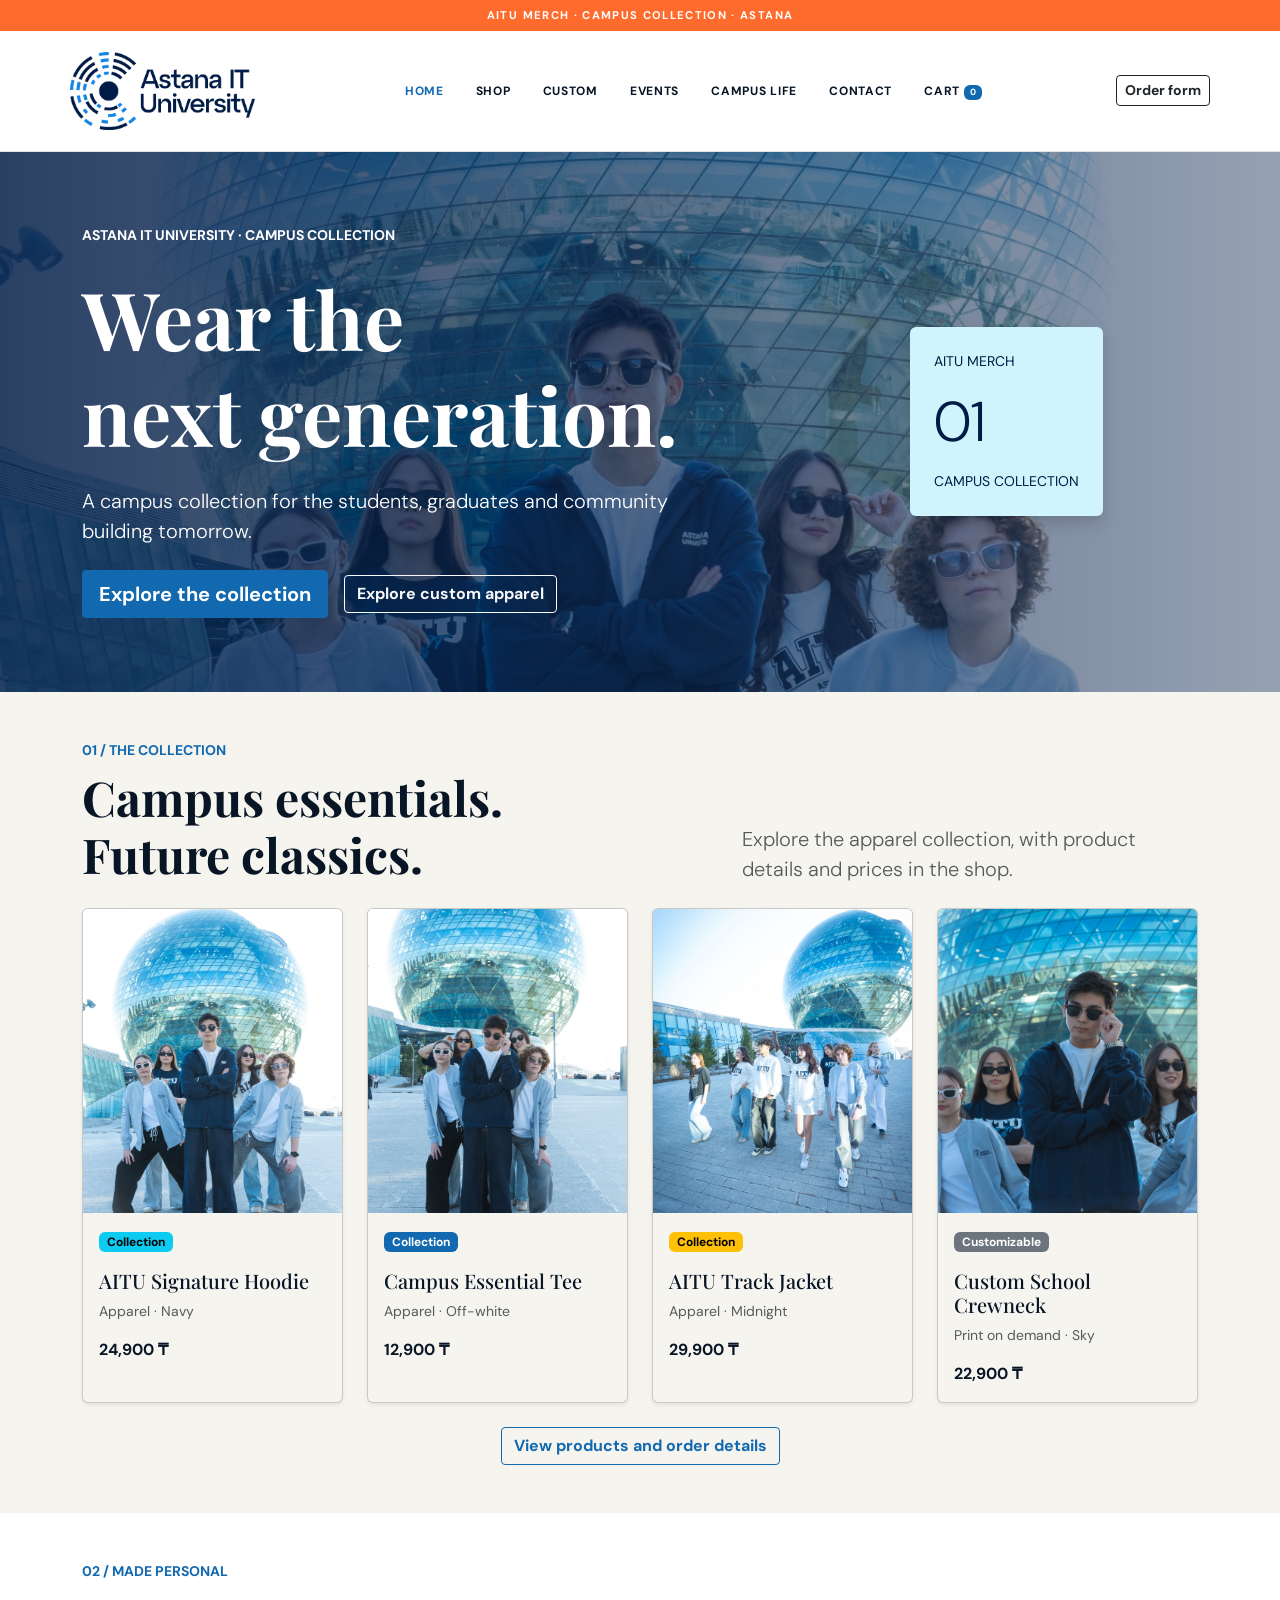
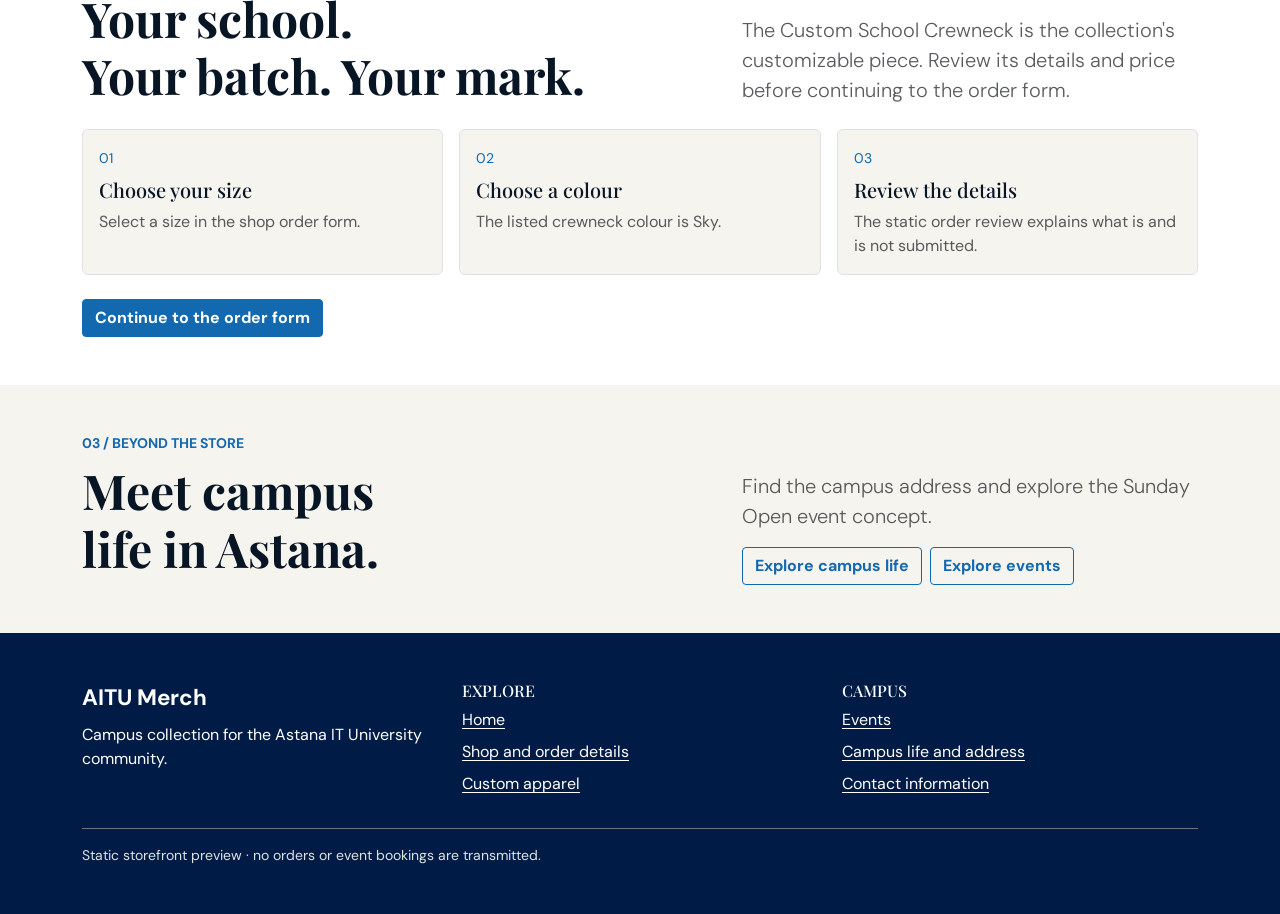
<file: index.html>
<!doctype html>
<html lang="en">
  <head>
    <meta charset="utf-8" />
    <meta name="viewport" content="width=device-width, initial-scale=1" />
    <meta name="theme-color" content="#001c46" />
    <meta name="description" content="Explore AITU campus merchandise, custom apparel, campus events, and student life in Astana." />
    <title>Home | AITU Merch</title>
    <link rel="icon" type="image/svg+xml" href="./store-favicon.svg" />
    <link href="https://cdn.jsdelivr.net/npm/bootstrap@5.3.3/dist/css/bootstrap.min.css" rel="stylesheet" integrity="sha384-QWTKZyjpPEjISv5WaRU9OFeRpok6YctnYmDr5pNlyT2bRjXh0JMhjY6hW+ALEwIH" crossorigin="anonymous" />
    <link rel="stylesheet" href="./assets/bootstrap-overrides.css" />
  </head>
  <body id="top">
    <div class="ticker" aria-label="AITU Merch campus collection">
      <p class="ticker-track mb-0">AITU MERCH · CAMPUS COLLECTION · ASTANA</p>
    </div>
    <header class="site-header sticky-top bg-white border-bottom">
      <nav class="navbar container py-3" aria-label="Main navigation">
        <a class="navbar-brand" href="./index.html" aria-label="AITU Merch home"><img src="./assets/aitu_logo_110.png" alt="Astana IT University" width="185" height="45" /></a>
        <ul class="navbar-nav site-navigation flex-row flex-wrap justify-content-center gap-1 gap-lg-3" id="site-navigation">
          <li class="nav-item"><a class="nav-link" href="./index.html" aria-current="page">Home</a></li>
          <li class="nav-item"><a class="nav-link" href="./shop.html">Shop</a></li>
          <li class="nav-item"><a class="nav-link" href="./index.html#custom">Custom</a></li>
          <li class="nav-item"><a class="nav-link" href="./sunday-open.html">Events</a></li>
          <li class="nav-item"><a class="nav-link" href="./campus-life.html">Campus life</a></li>
          <li class="nav-item"><a class="nav-link" href="./campus-life.html#contact">Contact</a></li>
          <li class="nav-item"><a class="nav-link" href="./cart.html">Cart <span class="badge text-bg-primary" id="cart-count">0</span></a></li>
        </ul>
        <a class="btn btn-outline-dark btn-sm" href="./shop.html#order-form">Order form</a>
      </nav>
    </header>
    <main>
      <section id="new" class="hero container-fluid d-flex align-items-center">
        <img class="hero-img position-absolute top-0 start-0 w-100 h-100" src="./assets/DSC00219.jpg" alt="AITU campus merchandise photographed for the collection" width="1600" height="1067" />
        <div class="container position-relative z-2 py-5">
          <div class="row align-items-center g-4">
            <div class="col-12 col-md-8 col-lg-7 hero-copy">
              <p class="eyebrow text-uppercase small fw-bold">Astana IT University · campus collection</p>
              <h1 class="display-1 fw-bold my-4">Wear the<br />next generation.</h1>
              <p class="lead">A campus collection for the students, graduates and community building tomorrow.</p>
              <div class="d-flex flex-wrap align-items-center gap-3 mt-4">
                <a class="btn btn-primary btn-lg" id="shop-collection-link" href="./shop.html">Explore the collection</a>
                <a class="btn btn-outline-light" id="custom-collection-link" href="#custom">Explore custom apparel</a>
              </div>
            </div>
            <div class="col-md-4 d-none d-md-flex justify-content-end">
              <div class="card shadow border-0 p-4 text-dark bg-info-subtle">
                <span class="small text-uppercase">AITU Merch</span>
                <strong class="display-4 my-3">01</strong>
                <span class="small text-uppercase">Campus collection</span>
              </div>
            </div>
          </div>
        </div>
      </section>

      <section id="collection" class="container py-5">
        <div class="row align-items-end g-3 mb-4">
          <div class="col-12 col-lg-7">
            <p class="section-kicker text-uppercase small fw-bold mb-2">01 / The collection</p>
            <h2 class="display-5 fw-bold mb-0">Campus essentials.<br />Future classics.</h2>
          </div>
          <p class="col-12 col-lg-5 lead text-body-secondary mb-0">Explore the apparel collection, with product details and prices in the shop.</p>
        </div>
        <div class="row row-cols-1 row-cols-sm-2 row-cols-lg-4 g-4">
          <article class="col"><div class="card h-100 shadow-sm"><img class="card-img-top product-image" src="./assets/DSC00219.jpg" alt="AITU Signature Hoodie from the campus collection" width="1600" height="1067" /><div class="card-body"><span class="badge text-bg-info">Collection</span><h3 class="h5 card-title mt-3">AITU Signature Hoodie</h3><p class="small text-body-secondary">Apparel · Navy</p><p class="fw-bold mb-0">24,900 ₸</p></div></div></article>
          <article class="col"><div class="card h-100 shadow-sm"><img class="card-img-top product-image" src="./assets/DSC00196.jpg" alt="Campus Essential Tee from the campus collection" width="1600" height="1067" /><div class="card-body"><span class="badge text-bg-primary">Collection</span><h3 class="h5 card-title mt-3">Campus Essential Tee</h3><p class="small text-body-secondary">Apparel · Off-white</p><p class="fw-bold mb-0">12,900 ₸</p></div></div></article>
          <article class="col"><div class="card h-100 shadow-sm"><img class="card-img-top product-image" src="./assets/DSC00105.jpg" alt="AITU Track Jacket from the campus collection" width="1600" height="1067" /><div class="card-body"><span class="badge text-bg-warning">Collection</span><h3 class="h5 card-title mt-3">AITU Track Jacket</h3><p class="small text-body-secondary">Apparel · Midnight</p><p class="fw-bold mb-0">29,900 ₸</p></div></div></article>
          <article class="col"><div class="card h-100 shadow-sm"><img class="card-img-top product-image" src="./assets/DSC00229.jpg" alt="Custom School Crewneck from the campus collection" width="1600" height="1067" /><div class="card-body"><span class="badge text-bg-secondary">Customizable</span><h3 class="h5 card-title mt-3">Custom School Crewneck</h3><p class="small text-body-secondary">Print on demand · Sky</p><p class="fw-bold mb-0">22,900 ₸</p></div></div></article>
        </div>
        <div class="text-center mt-4"><a class="btn btn-outline-primary" id="view-all-products-link" href="./shop.html">View products and order details</a></div>
      </section>

      <section id="custom" class="custom-section py-5">
        <div class="container">
          <div class="row align-items-end g-3 mb-4">
            <div class="col-12 col-lg-7"><p class="section-kicker text-uppercase small fw-bold mb-2">02 / Made personal</p><h2 class="display-5 fw-bold mb-0">Your school.<br />Your batch. Your mark.</h2></div>
            <p class="col-12 col-lg-5 lead text-body-secondary mb-0">The Custom School Crewneck is the collection's customizable piece. Review its details and price before continuing to the order form.</p>
          </div>
          <div class="row row-cols-1 row-cols-sm-3 g-3">
            <div class="col"><div class="custom-step border rounded p-3 h-100"><span class="small text-primary">01</span><h3 class="h5 mt-2">Choose your size</h3><p class="mb-0 text-body-secondary">Select a size in the shop order form.</p></div></div>
            <div class="col"><div class="custom-step border rounded p-3 h-100"><span class="small text-primary">02</span><h3 class="h5 mt-2">Choose a colour</h3><p class="mb-0 text-body-secondary">The listed crewneck colour is Sky.</p></div></div>
            <div class="col"><div class="custom-step border rounded p-3 h-100"><span class="small text-primary">03</span><h3 class="h5 mt-2">Review the details</h3><p class="mb-0 text-body-secondary">The static order review explains what is and is not submitted.</p></div></div>
          </div>
          <a class="btn btn-primary mt-4" id="custom-order-link" href="./shop.html#order-form">Continue to the order form</a>
        </div>
      </section>

      <section id="events" class="container py-5">
        <div class="row align-items-end g-3">
          <div class="col-12 col-lg-7"><p class="section-kicker text-uppercase small fw-bold mb-2">03 / Beyond the store</p><h2 class="display-5 fw-bold">Meet campus<br />life in Astana.</h2></div>
          <div class="col-12 col-lg-5"><p class="lead text-body-secondary">Find the campus address and explore the Sunday Open event concept.</p><a class="btn btn-outline-primary me-2" id="campus-life-link" href="./campus-life.html">Explore campus life</a><a class="btn btn-outline-primary" id="events-link" href="./sunday-open.html">Explore events</a></div>
        </div>
      </section>
    </main>
    <footer class="site-footer bg-dark text-white py-5">
      <div class="container"><div class="row row-cols-1 row-cols-sm-2 row-cols-lg-3 g-4">
        <div class="col"><a class="footer-brand" href="./index.html">AITU Merch</a><p class="mt-2 mb-0">Campus collection for the Astana IT University community.</p></div>
        <div class="col"><h2 class="h6 text-uppercase">Explore</h2><ul class="list-unstyled mb-0"><li class="mb-2"><a href="./index.html">Home</a></li><li class="mb-2"><a href="./shop.html">Shop and order details</a></li><li class="mb-2"><a href="./index.html#custom">Custom apparel</a></li></ul></div>
        <div class="col"><h2 class="h6 text-uppercase">Campus</h2><ul class="list-unstyled mb-0"><li class="mb-2"><a href="./sunday-open.html">Events</a></li><li class="mb-2"><a href="./campus-life.html">Campus life and address</a></li><li><a href="./campus-life.html#contact">Contact information</a></li></ul></div>
      </div><p class="footer-note border-top border-secondary pt-3 mt-4 mb-0">Static storefront preview · no orders or event bookings are transmitted.</p></div>
    </footer>
    <script src="https://code.jquery.com/jquery-3.7.1.min.js" defer></script>
    <script src="./assets/jquery-enhancements.js" defer></script>
    <script src="./assets/store.js" defer></script>
  </body>
</html>
</file>
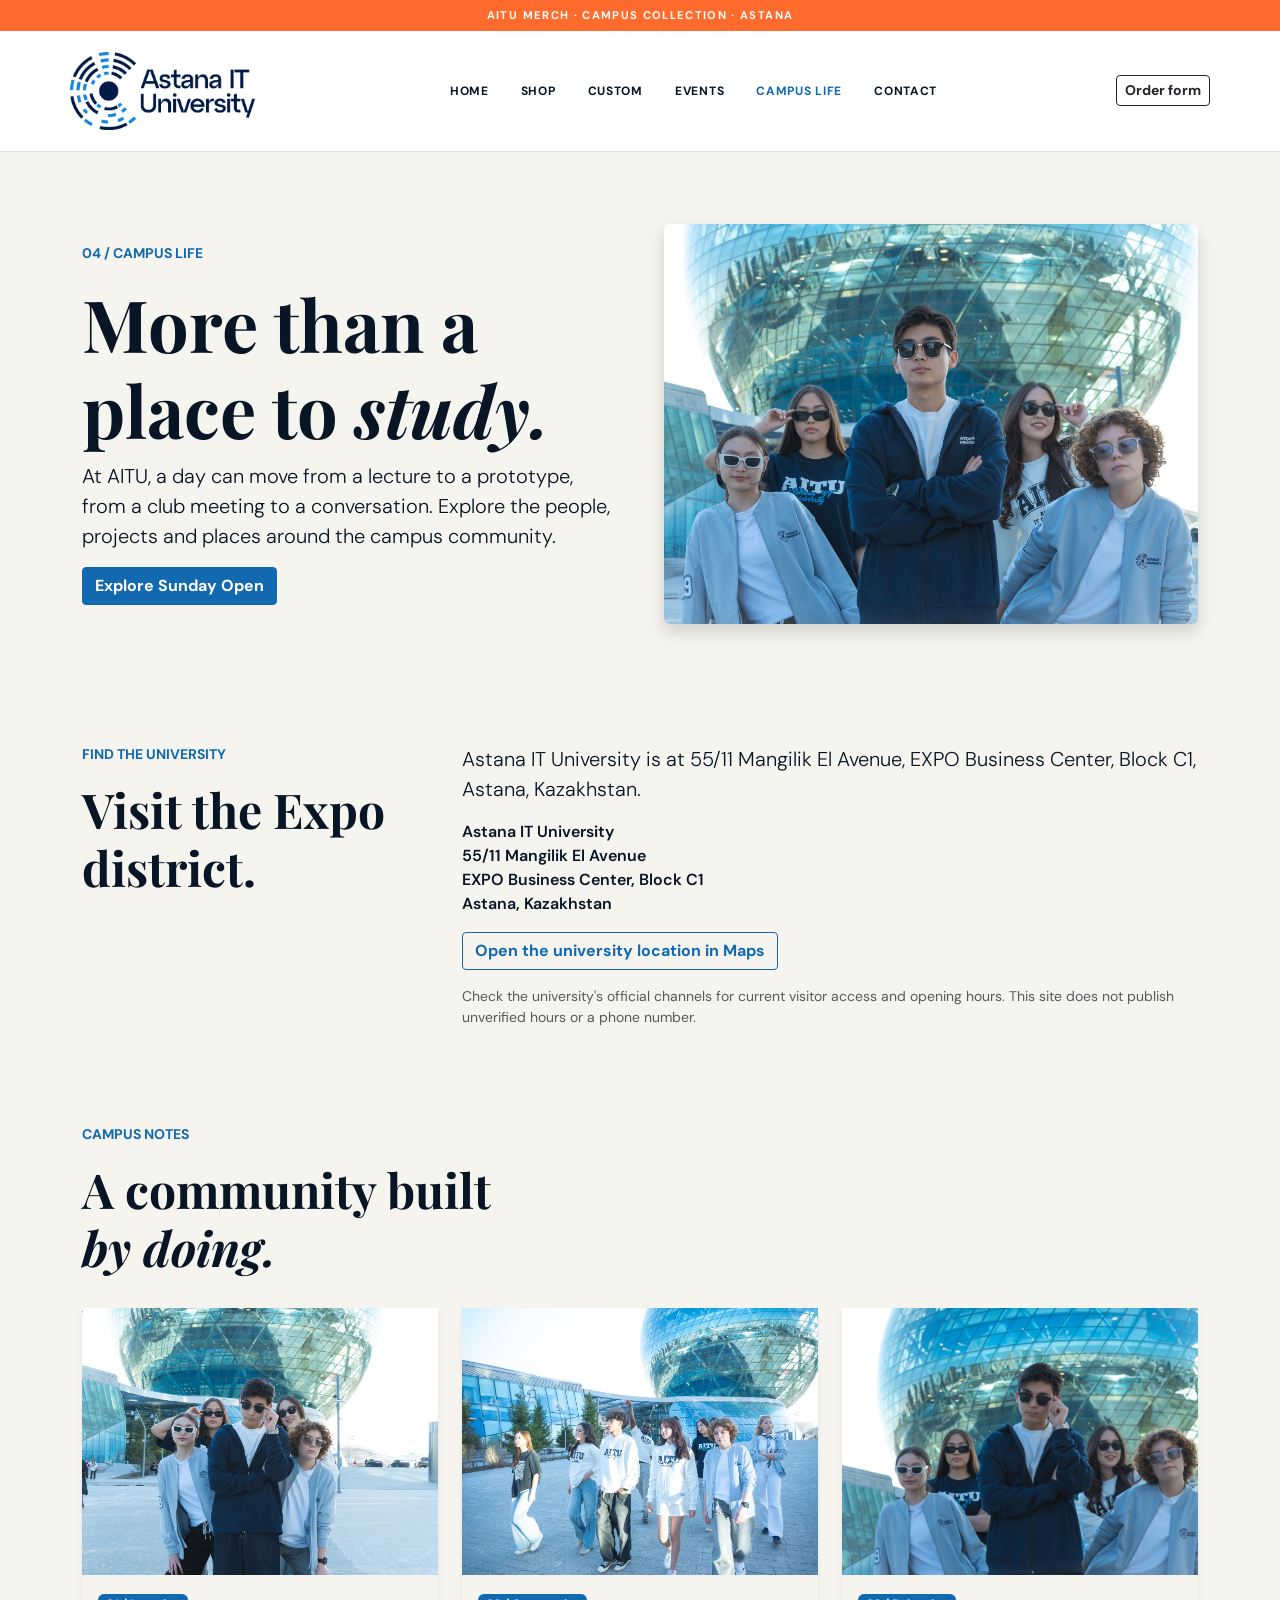
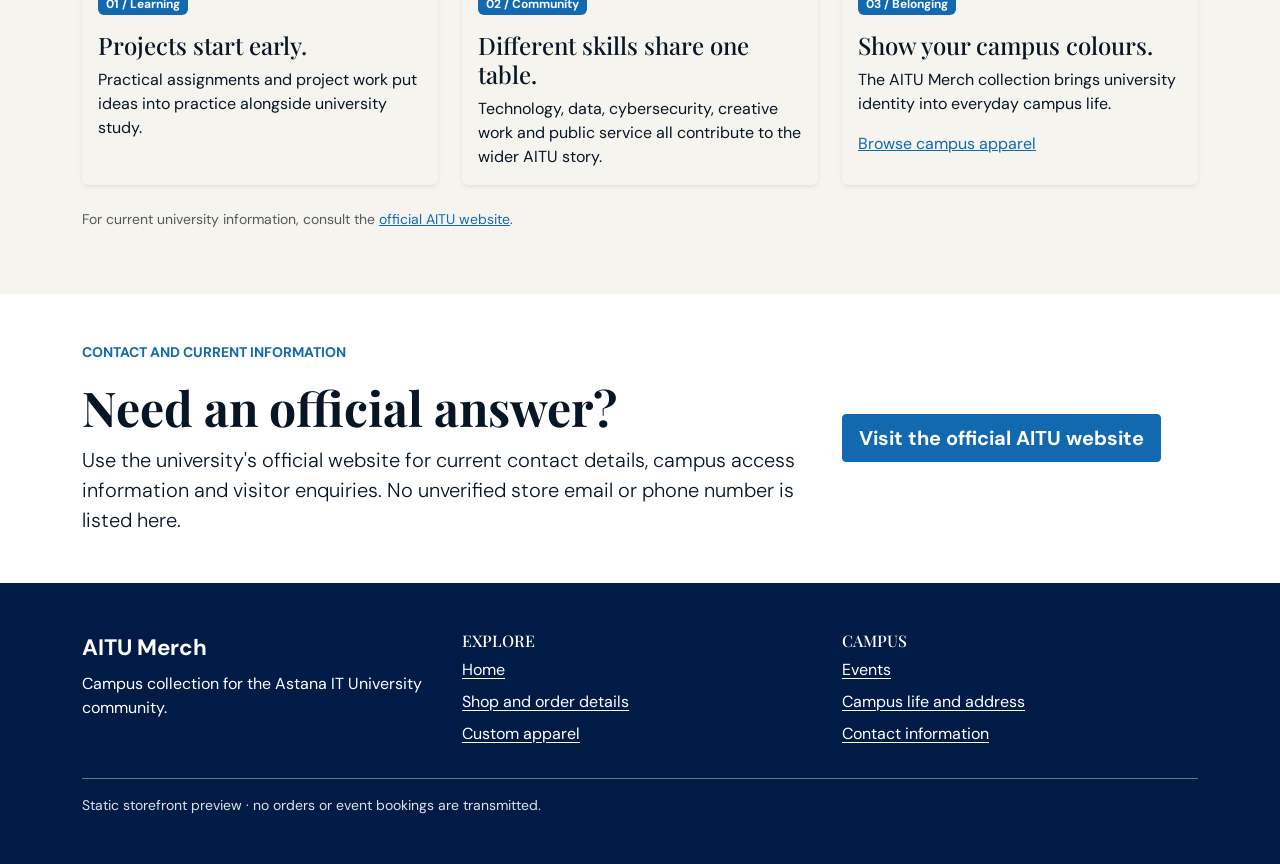
<file: campus-life.html>
<!doctype html>
<html lang="en">
  <head>
    <meta charset="utf-8" />
    <meta name="viewport" content="width=device-width, initial-scale=1" />
    <meta name="theme-color" content="#001c46" />
    <meta name="description" content="Learn about AITU campus life and find the Astana IT University address." />
    <title>Campus life | AITU Merch</title>
    <link rel="icon" type="image/svg+xml" href="./store-favicon.svg" />
    <link href="https://cdn.jsdelivr.net/npm/bootstrap@5.3.3/dist/css/bootstrap.min.css" rel="stylesheet" integrity="sha384-QWTKZyjpPEjISv5WaRU9OFeRpok6YctnYmDr5pNlyT2bRjXh0JMhjY6hW+ALEwIH" crossorigin="anonymous" />
    <link rel="stylesheet" href="./assets/bootstrap-overrides.css" />
  </head>
  <body id="top">
    <div class="ticker" aria-label="AITU Merch campus collection"><p class="ticker-track mb-0">AITU MERCH · CAMPUS COLLECTION · ASTANA</p></div>
    <header class="site-header sticky-top bg-white border-bottom">
      <nav class="navbar container py-3" aria-label="Main navigation">
        <a class="navbar-brand" href="./index.html" aria-label="AITU Merch home"><img src="./assets/aitu_logo_110.png" alt="Astana IT University" width="185" height="45" /></a>
        <ul class="navbar-nav site-navigation flex-row flex-wrap justify-content-center gap-1 gap-lg-3" id="site-navigation">
          <li class="nav-item"><a class="nav-link" href="./index.html">Home</a></li>
          <li class="nav-item"><a class="nav-link" href="./shop.html">Shop</a></li>
          <li class="nav-item"><a class="nav-link" href="./index.html#custom">Custom</a></li>
          <li class="nav-item"><a class="nav-link" href="./sunday-open.html">Events</a></li>
          <li class="nav-item"><a class="nav-link" href="./campus-life.html" aria-current="page">Campus life</a></li>
          <li class="nav-item"><a class="nav-link" href="#contact">Contact</a></li>
        </ul>
        <a class="btn btn-outline-dark btn-sm" href="./shop.html#order-form">Order form</a>
      </nav>
    </header>
    <main>
      <section class="page-hero py-5">
        <div class="container"><div class="row align-items-center g-5 py-lg-4">
          <div class="col-12 col-lg-6"><p class="section-kicker text-uppercase small fw-bold">04 / Campus life</p><h1 class="display-2 fw-bold">More than a place to <em>study.</em></h1><p class="lead">At AITU, a day can move from a lecture to a prototype, from a club meeting to a conversation. Explore the people, projects and places around the campus community.</p><a class="btn btn-primary" id="campus-events-link" href="./sunday-open.html">Explore Sunday Open</a></div>
          <div class="col-12 col-lg-6"><div class="ratio ratio-4x3"><img class="object-fit-cover rounded shadow" src="./assets/DSC00208.jpg" alt="Students spending time together on campus" width="1600" height="1067" /></div></div>
        </div></div>
      </section>
      <section class="container py-5" aria-labelledby="address-title">
        <div class="row g-4 align-items-start">
          <div class="col-12 col-lg-4"><p class="section-kicker text-uppercase small fw-bold">Find the university</p><h2 class="display-5 fw-bold" id="address-title">Visit the Expo district.</h2></div>
          <div class="col-12 col-lg-8"><p class="lead">Astana IT University is at 55/11 Mangilik El Avenue, EXPO Business Center, Block C1, Astana, Kazakhstan.</p><address class="fw-semibold">Astana IT University<br />55/11 Mangilik El Avenue<br />EXPO Business Center, Block C1<br />Astana, Kazakhstan</address><a class="btn btn-outline-primary" id="campus-map-link" href="https://maps.google.com/?q=Astana+IT+University" target="_blank" rel="noopener noreferrer">Open the university location in Maps</a><p class="small text-body-secondary mt-3 mb-0">Check the university's official channels for current visitor access and opening hours. This site does not publish unverified hours or a phone number.</p></div>
        </div>
      </section>
      <section class="container py-5" aria-labelledby="campus-stories-title">
        <p class="section-kicker text-uppercase small fw-bold">Campus notes</p><h2 class="display-5 fw-bold" id="campus-stories-title">A community built<br /><em>by doing.</em></h2>
        <div class="row row-cols-1 row-cols-md-2 row-cols-lg-3 g-4 mt-2">
          <article class="col"><div class="card h-100 shadow-sm border-0"><div class="ratio ratio-4x3"><img class="object-fit-cover" src="./assets/DSC00196.jpg" alt="Student wearing an AITU shirt" width="1600" height="1067" /></div><div class="card-body"><span class="badge text-bg-primary">01 / Learning</span><h3 class="h4 card-title mt-3">Projects start early.</h3><p class="card-text">Practical assignments and project work put ideas into practice alongside university study.</p></div></div></article>
          <article class="col"><div class="card h-100 shadow-sm border-0"><div class="ratio ratio-4x3"><img class="object-fit-cover" src="./assets/DSC00105.jpg" alt="AITU student in the campus community" width="1600" height="1067" /></div><div class="card-body"><span class="badge text-bg-primary">02 / Community</span><h3 class="h4 card-title mt-3">Different skills share one table.</h3><p class="card-text">Technology, data, cybersecurity, creative work and public service all contribute to the wider AITU story.</p></div></div></article>
          <article class="col"><div class="card h-100 shadow-sm border-0"><div class="ratio ratio-4x3"><img class="object-fit-cover" src="./assets/DSC00229.jpg" alt="AITU campus apparel from the student collection" width="1600" height="1067" /></div><div class="card-body"><span class="badge text-bg-primary">03 / Belonging</span><h3 class="h4 card-title mt-3">Show your campus colours.</h3><p class="card-text">The AITU Merch collection brings university identity into everyday campus life.</p><a class="link-primary" href="./shop.html">Browse campus apparel</a></div></div></article>
        </div>
        <p class="small text-body-secondary mt-4">For current university information, consult the <a class="link-primary" href="https://astanait.edu.kz/" target="_blank" rel="noopener noreferrer">official AITU website</a>.</p>
      </section>
      <section class="contact-section py-5" id="contact" aria-labelledby="contact-title">
        <div class="container"><div class="row align-items-center g-4">
          <div class="col-12 col-lg-8"><p class="section-kicker text-uppercase small fw-bold">Contact and current information</p><h2 class="display-5 fw-bold" id="contact-title">Need an official answer?</h2><p class="lead mb-0">Use the university's official website for current contact details, campus access information and visitor enquiries. No unverified store email or phone number is listed here.</p></div>
          <div class="col-12 col-lg-4"><a class="btn btn-primary btn-lg" id="official-contact-link" href="https://astanait.edu.kz/" target="_blank" rel="noopener noreferrer">Visit the official AITU website</a></div>
        </div></div>
      </section>
    </main>
    <footer class="site-footer bg-dark text-white py-5">
      <div class="container"><div class="row row-cols-1 row-cols-sm-2 row-cols-lg-3 g-4">
        <div class="col"><a class="footer-brand" href="./index.html">AITU Merch</a><p class="mt-2 mb-0">Campus collection for the Astana IT University community.</p></div>
        <div class="col"><h2 class="h6 text-uppercase">Explore</h2><ul class="list-unstyled mb-0"><li class="mb-2"><a href="./index.html">Home</a></li><li class="mb-2"><a href="./shop.html">Shop and order details</a></li><li class="mb-2"><a href="./index.html#custom">Custom apparel</a></li></ul></div>
        <div class="col"><h2 class="h6 text-uppercase">Campus</h2><ul class="list-unstyled mb-0"><li class="mb-2"><a href="./sunday-open.html">Events</a></li><li class="mb-2"><a href="./campus-life.html">Campus life and address</a></li><li><a href="#contact">Contact information</a></li></ul></div>
      </div><p class="footer-note border-top border-secondary pt-3 mt-4 mb-0">Static storefront preview · no orders or event bookings are transmitted.</p></div>
    </footer>
    <script src="https://code.jquery.com/jquery-3.7.1.min.js" defer></script>
    <script src="./assets/jquery-enhancements.js" defer></script>
  </body>
</html>
</file>
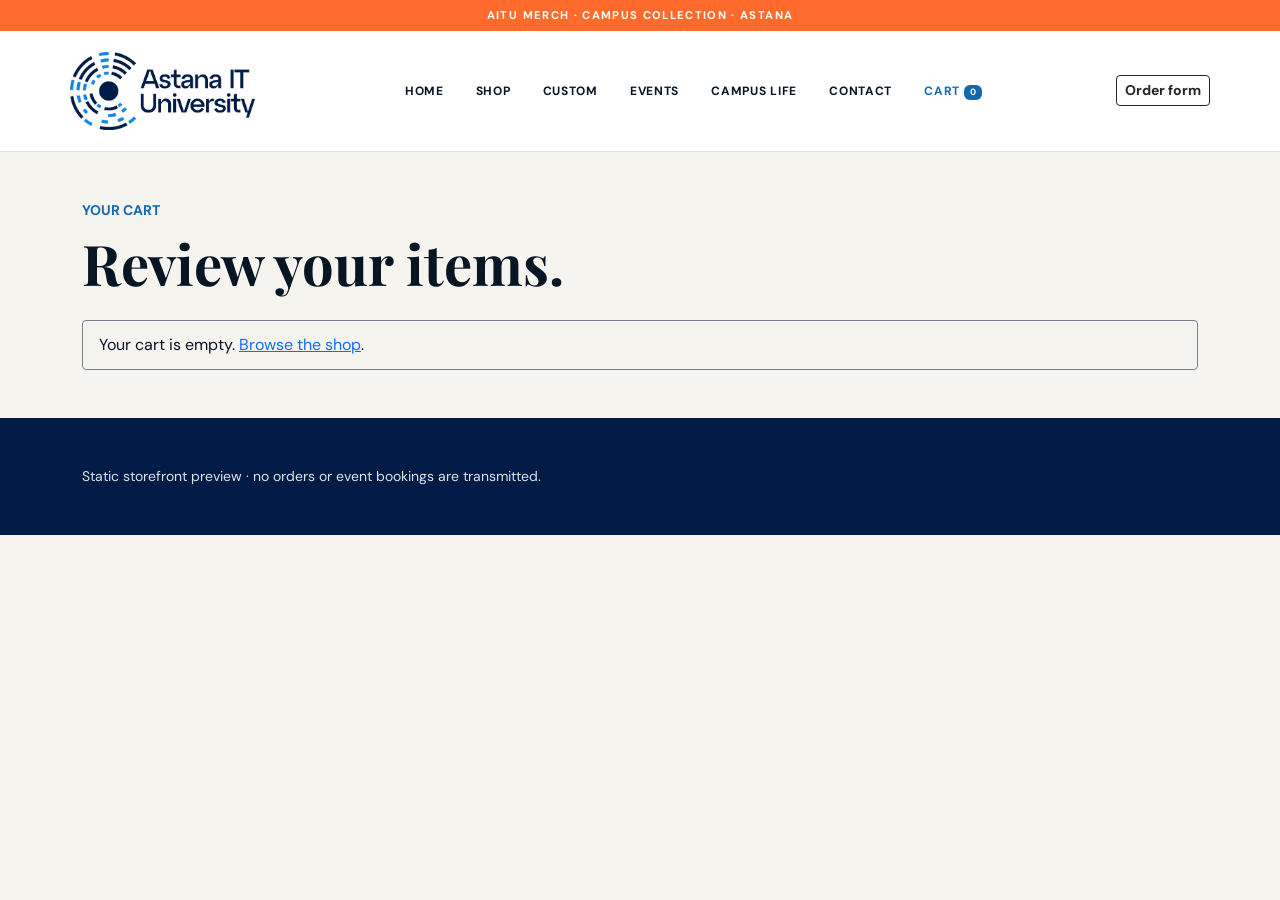
<file: cart.html>
<!doctype html>
<html lang="en">
  <head>
    <meta charset="utf-8" />
    <meta name="viewport" content="width=device-width, initial-scale=1" />
    <meta name="theme-color" content="#001c46" />
    <meta name="description" content="Review the items in your AITU Merch cart." />
    <title>Cart | AITU Merch</title>
    <link rel="icon" type="image/svg+xml" href="./store-favicon.svg" />
    <link href="https://cdn.jsdelivr.net/npm/bootstrap@5.3.3/dist/css/bootstrap.min.css" rel="stylesheet" integrity="sha384-QWTKZyjpPEjISv5WaRU9OFeRpok6YctnYmDr5pNlyT2bRjXh0JMhjY6hW+ALEwIH" crossorigin="anonymous" />
    <link rel="stylesheet" href="./assets/bootstrap-overrides.css" />
  </head>
  <body id="top">
    <div class="ticker" aria-label="AITU Merch campus collection"><p class="ticker-track mb-0">AITU MERCH · CAMPUS COLLECTION · ASTANA</p></div>
    <header class="site-header sticky-top bg-white border-bottom">
      <nav class="navbar container py-3" aria-label="Main navigation">
        <a class="navbar-brand" href="./index.html" aria-label="AITU Merch home"><img src="./assets/aitu_logo_110.png" alt="Astana IT University" width="185" height="45" /></a>
        <ul class="navbar-nav site-navigation flex-row flex-wrap justify-content-center gap-1 gap-lg-3" id="site-navigation">
          <li class="nav-item"><a class="nav-link" href="./index.html">Home</a></li>
          <li class="nav-item"><a class="nav-link" href="./shop.html">Shop</a></li>
          <li class="nav-item"><a class="nav-link" href="./index.html#custom">Custom</a></li>
          <li class="nav-item"><a class="nav-link" href="./sunday-open.html">Events</a></li>
          <li class="nav-item"><a class="nav-link" href="./campus-life.html">Campus life</a></li>
          <li class="nav-item"><a class="nav-link" href="./campus-life.html#contact">Contact</a></li>
          <li class="nav-item"><a class="nav-link" href="./cart.html" aria-current="page">Cart <span class="badge text-bg-primary" id="cart-count">0</span></a></li>
        </ul>
        <a class="btn btn-outline-dark btn-sm" href="./shop.html#order-form">Order form</a>
      </nav>
    </header>
    <main>
      <section class="container py-5" aria-labelledby="cart-title">
        <p class="section-kicker text-uppercase small fw-bold mb-2">Your cart</p>
        <h1 class="display-4 fw-bold mb-4" id="cart-title">Review your items.</h1>
        <div class="form-status" id="cart-empty">Your cart is empty. <a href="./shop.html">Browse the shop</a>.</div>
        <div class="d-none" id="cart-table-box">
          <div class="table-responsive">
            <table class="table align-middle">
              <thead><tr><th scope="col">Product</th><th scope="col">Price</th><th scope="col">Quantity</th><th scope="col">Subtotal</th><th scope="col"><span class="visually-hidden">Remove</span></th></tr></thead>
              <tbody id="cart-items"></tbody>
            </table>
          </div>
          <div class="d-flex flex-wrap justify-content-between align-items-center gap-3 border-top pt-3">
            <p class="h4 mb-0">Total: <output id="cart-total">0 ₸</output></p>
            <div class="d-flex gap-2">
              <button class="btn btn-outline-secondary" id="cart-clear" type="button">Clear cart</button>
              <a class="btn btn-primary" id="cart-review-link" href="./request-review.html">Review order details</a>
            </div>
          </div>
          <p class="small text-body-secondary mt-3 mb-0">No payment is taken and no order is sent. The cart is saved only in this browser.</p>
        </div>
      </section>
    </main>
    <footer class="site-footer bg-dark text-white py-5">
      <div class="container"><p class="footer-note mb-0">Static storefront preview · no orders or event bookings are transmitted.</p></div>
    </footer>
    <script src="https://code.jquery.com/jquery-3.7.1.min.js" defer></script>
    <script src="./assets/jquery-enhancements.js" defer></script>
    <script src="./assets/store.js" defer></script>
  </body>
</html>
</file>
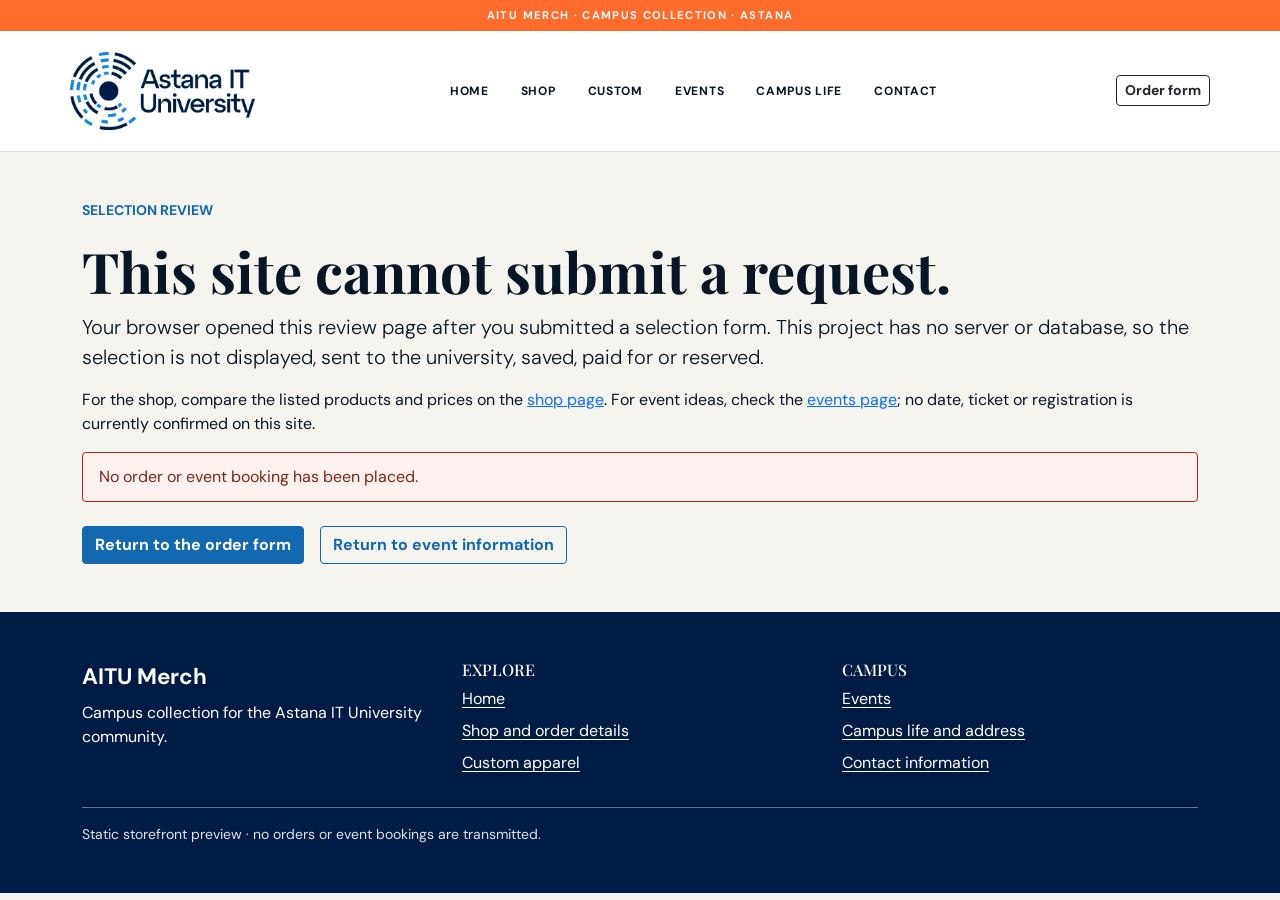
<file: request-review.html>
<!doctype html>
<html lang="en">
  <head>
    <meta charset="utf-8" />
    <meta name="viewport" content="width=device-width, initial-scale=1" />
    <meta name="theme-color" content="#001c46" />
    <meta name="description" content="Review the limits of the static AITU Merch order and event-selection forms." />
    <title>Selection review | AITU Merch</title>
    <link rel="icon" type="image/svg+xml" href="./store-favicon.svg" />
    <link href="https://cdn.jsdelivr.net/npm/bootstrap@5.3.3/dist/css/bootstrap.min.css" rel="stylesheet" integrity="sha384-QWTKZyjpPEjISv5WaRU9OFeRpok6YctnYmDr5pNlyT2bRjXh0JMhjY6hW+ALEwIH" crossorigin="anonymous" />
    <link rel="stylesheet" href="./assets/bootstrap-overrides.css" />
  </head>
  <body id="top">
    <div class="ticker" aria-label="AITU Merch campus collection"><p class="ticker-track mb-0">AITU MERCH · CAMPUS COLLECTION · ASTANA</p></div>
    <header class="site-header sticky-top bg-white border-bottom">
      <nav class="navbar container py-3" aria-label="Main navigation">
        <a class="navbar-brand" href="./index.html" aria-label="AITU Merch home"><img src="./assets/aitu_logo_110.png" alt="Astana IT University" width="185" height="45" /></a>
        <ul class="navbar-nav site-navigation flex-row flex-wrap justify-content-center gap-1 gap-lg-3" id="site-navigation">
          <li class="nav-item"><a class="nav-link" href="./index.html">Home</a></li>
          <li class="nav-item"><a class="nav-link" href="./shop.html">Shop</a></li>
          <li class="nav-item"><a class="nav-link" href="./index.html#custom">Custom</a></li>
          <li class="nav-item"><a class="nav-link" href="./sunday-open.html">Events</a></li>
          <li class="nav-item"><a class="nav-link" href="./campus-life.html">Campus life</a></li>
          <li class="nav-item"><a class="nav-link" href="./campus-life.html#contact">Contact</a></li>
        </ul>
        <a class="btn btn-outline-dark btn-sm" href="./shop.html#order-form">Order form</a>
      </nav>
    </header>
    <main class="container py-5">
      <section class="review-panel mx-auto" aria-labelledby="review-title">
        <p class="section-kicker text-uppercase small fw-bold">Selection review</p>
        <h1 class="display-4 fw-bold" id="review-title">This site cannot submit a request.</h1>
        <p class="lead">Your browser opened this review page after you submitted a selection form. This project has no server or database, so the selection is not displayed, sent to the university, saved, paid for or reserved.</p>
        <p>For the shop, compare the listed products and prices on the <a href="./shop.html">shop page</a>. For event ideas, check the <a href="./sunday-open.html">events page</a>; no date, ticket or registration is currently confirmed on this site.</p>
        <div class="form-status is-error" id="request-not-submitted" role="status">No order or event booking has been placed.</div>
        <div class="d-flex flex-wrap gap-3 mt-4">
          <a class="btn btn-primary" id="return-to-shop" href="./shop.html#order-form">Return to the order form</a>
          <a class="btn btn-outline-primary" id="return-to-events" href="./sunday-open.html#event-interest">Return to event information</a>
        </div>
      </section>
    </main>
    <footer class="site-footer bg-dark text-white py-5">
      <div class="container"><div class="row row-cols-1 row-cols-sm-2 row-cols-lg-3 g-4">
        <div class="col"><a class="footer-brand" href="./index.html">AITU Merch</a><p class="mt-2 mb-0">Campus collection for the Astana IT University community.</p></div>
        <div class="col"><h2 class="h6 text-uppercase">Explore</h2><ul class="list-unstyled mb-0"><li class="mb-2"><a href="./index.html">Home</a></li><li class="mb-2"><a href="./shop.html">Shop and order details</a></li><li class="mb-2"><a href="./index.html#custom">Custom apparel</a></li></ul></div>
        <div class="col"><h2 class="h6 text-uppercase">Campus</h2><ul class="list-unstyled mb-0"><li class="mb-2"><a href="./sunday-open.html">Events</a></li><li class="mb-2"><a href="./campus-life.html">Campus life and address</a></li><li><a href="./campus-life.html#contact">Contact information</a></li></ul></div>
      </div><p class="footer-note border-top border-secondary pt-3 mt-4 mb-0">Static storefront preview · no orders or event bookings are transmitted.</p></div>
    </footer>
    <script src="https://code.jquery.com/jquery-3.7.1.min.js" defer></script>
    <script src="./assets/jquery-enhancements.js" defer></script>
  </body>
</html>
</file>
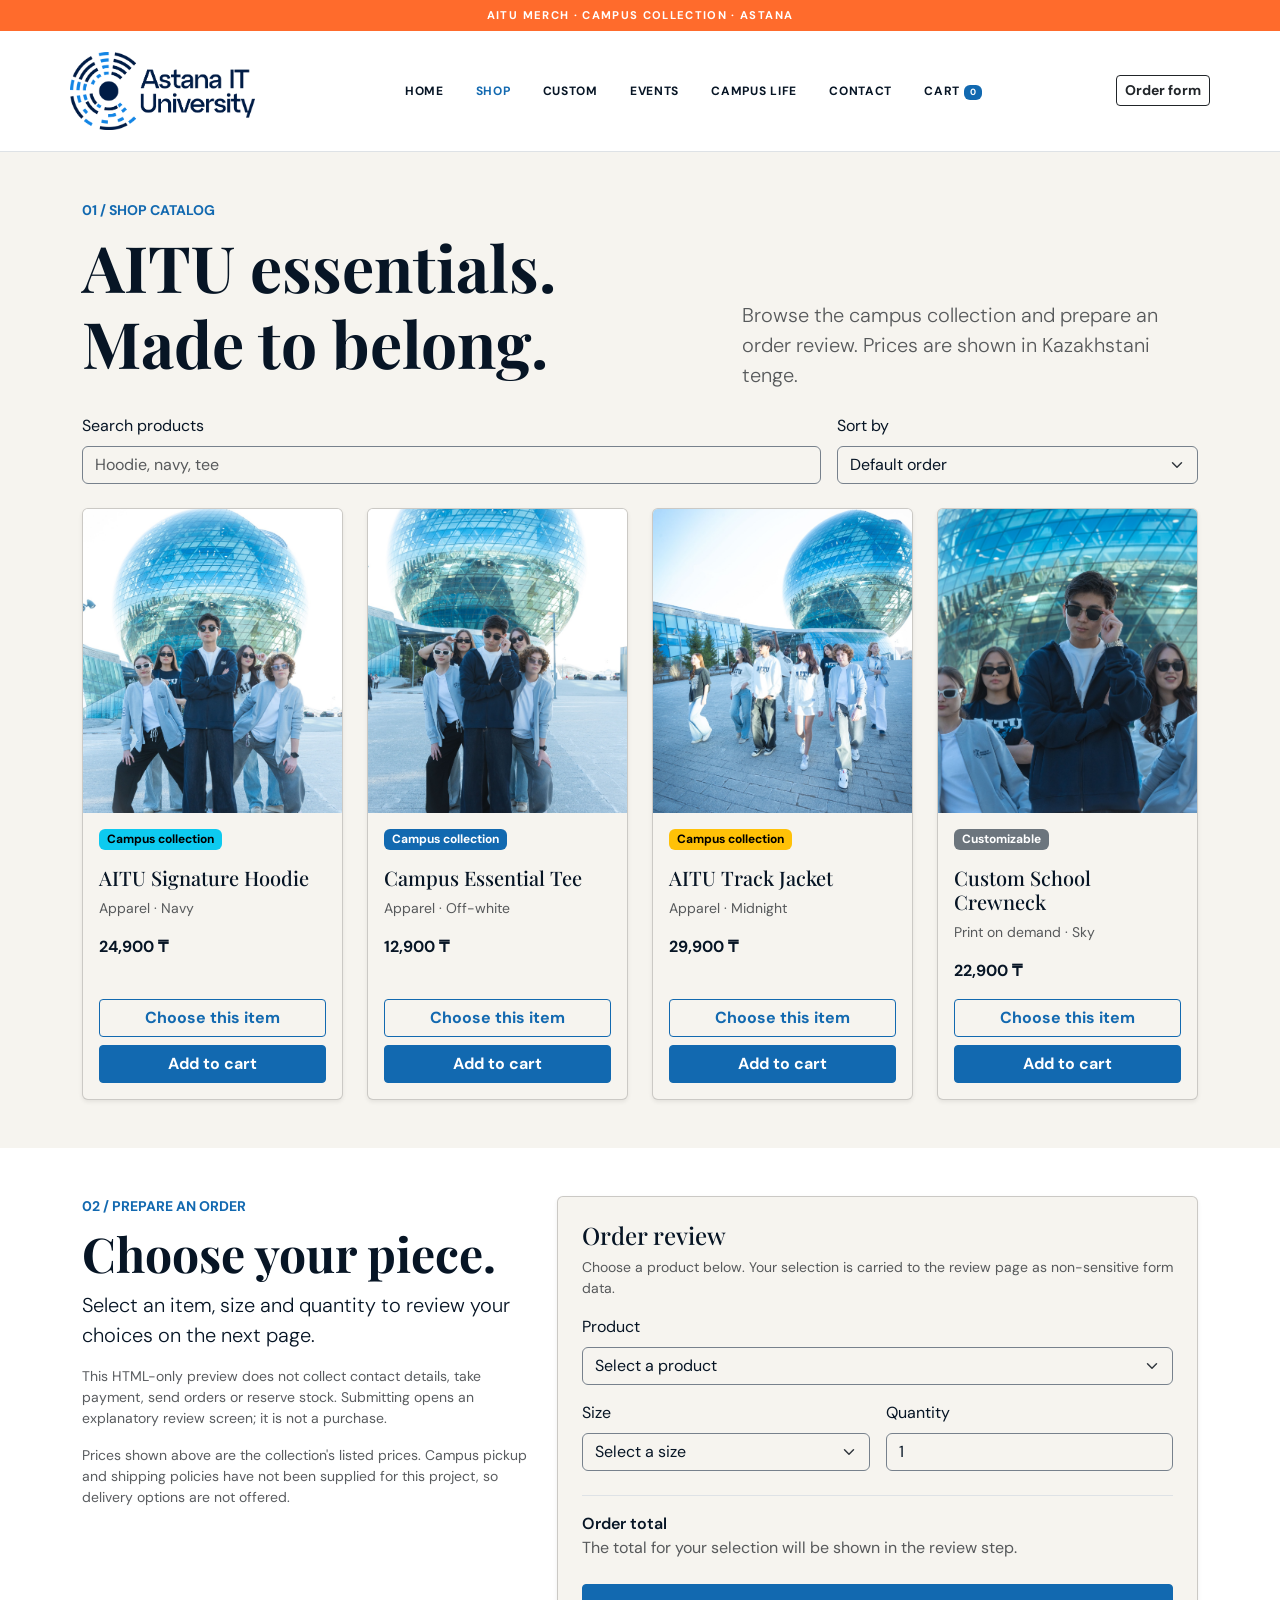
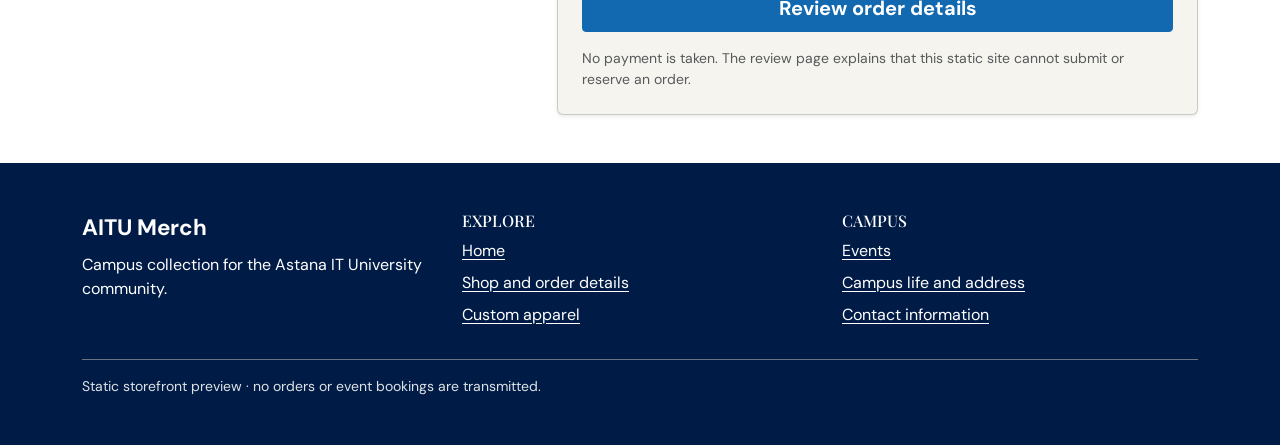
<file: shop.html>
<!doctype html>
<html lang="en">
  <head>
    <meta charset="utf-8" />
    <meta name="viewport" content="width=device-width, initial-scale=1" />
    <meta name="theme-color" content="#001c46" />
    <meta name="description" content="Browse AITU Merch apparel and review the static order form." />
    <title>Shop | AITU Merch</title>
    <link rel="icon" type="image/svg+xml" href="./store-favicon.svg" />
    <link href="https://cdn.jsdelivr.net/npm/bootstrap@5.3.3/dist/css/bootstrap.min.css" rel="stylesheet" integrity="sha384-QWTKZyjpPEjISv5WaRU9OFeRpok6YctnYmDr5pNlyT2bRjXh0JMhjY6hW+ALEwIH" crossorigin="anonymous" />
    <link rel="stylesheet" href="./assets/bootstrap-overrides.css" />
  </head>
  <body id="top">
    <div class="ticker" aria-label="AITU Merch campus collection"><p class="ticker-track mb-0">AITU MERCH · CAMPUS COLLECTION · ASTANA</p></div>
    <header class="site-header sticky-top bg-white border-bottom">
      <nav class="navbar container py-3" aria-label="Main navigation">
        <a class="navbar-brand" href="./index.html" aria-label="AITU Merch home"><img src="./assets/aitu_logo_110.png" alt="Astana IT University" width="185" height="45" /></a>
        <ul class="navbar-nav site-navigation flex-row flex-wrap justify-content-center gap-1 gap-lg-3" id="site-navigation">
          <li class="nav-item"><a class="nav-link" href="./index.html">Home</a></li>
          <li class="nav-item"><a class="nav-link" href="./shop.html" aria-current="page">Shop</a></li>
          <li class="nav-item"><a class="nav-link" href="./index.html#custom">Custom</a></li>
          <li class="nav-item"><a class="nav-link" href="./sunday-open.html">Events</a></li>
          <li class="nav-item"><a class="nav-link" href="./campus-life.html">Campus life</a></li>
          <li class="nav-item"><a class="nav-link" href="./campus-life.html#contact">Contact</a></li>
          <li class="nav-item"><a class="nav-link" href="./cart.html">Cart <span class="badge text-bg-primary" id="cart-count">0</span></a></li>
        </ul>
        <a class="btn btn-outline-dark btn-sm" href="#order-form">Order form</a>
      </nav>
    </header>
    <main>
      <section class="container py-5" aria-labelledby="shop-title">
        <div class="row align-items-end g-3 mb-4">
          <div class="col-12 col-lg-7"><p class="section-kicker text-uppercase small fw-bold mb-2">01 / Shop catalog</p><h1 class="display-3 fw-bold" id="shop-title">AITU essentials.<br />Made to belong.</h1></div>
          <p class="col-12 col-lg-5 lead text-body-secondary mb-0">Browse the campus collection and prepare an order review. Prices are shown in Kazakhstani tenge.</p>
        </div>

        <div class="row g-3 mb-4">  <div class="col-12 col-md-8">    <label class="form-label" for="product-search">Search products</label>    <input class="form-control" id="product-search" type="search" placeholder="Hoodie, navy, tee" />  </div>  <div class="col-12 col-md-4">    <label class="form-label" for="product-sort">Sort by</label>    <select class="form-select" id="product-sort">      <option value="default">Default order</option>      <option value="price-low">Price: low to high</option>      <option value="price-high">Price: high to low</option>      <option value="name">Name</option>    </select>  </div></div><div class="form-status is-hidden mb-3" id="cart-status" aria-live="polite"></div><p class="d-none" id="no-products">No products match your search.</p>

        <div class="row row-cols-1 row-cols-sm-2 row-cols-lg-4 g-4" id="product-list">
          <article class="col" id="product-signature-hoodie"><div class="card h-100 shadow-sm"><img class="card-img-top product-image" src="./assets/DSC00219.jpg" alt="AITU Signature Hoodie, navy" width="1600" height="1067" /><div class="card-body d-flex flex-column"><span class="badge text-bg-info align-self-start">Campus collection</span><h2 class="h5 card-title mt-3">AITU Signature Hoodie</h2><p class="small text-body-secondary">Apparel · Navy</p><p class="fw-bold mb-3">24,900 ₸</p><a class="btn btn-outline-primary mt-auto" id="choose-hoodie-link" href="#order-form">Choose this item</a><button class="btn btn-primary mt-2 add-to-cart" id="add-hoodie-button" type="button" data-name="AITU Signature Hoodie" data-price="24900">Add to cart</button></div></div></article>
          <article class="col" id="product-campus-tee"><div class="card h-100 shadow-sm"><img class="card-img-top product-image" src="./assets/DSC00196.jpg" alt="Campus Essential Tee, off-white" width="1600" height="1067" /><div class="card-body d-flex flex-column"><span class="badge text-bg-primary align-self-start">Campus collection</span><h2 class="h5 card-title mt-3">Campus Essential Tee</h2><p class="small text-body-secondary">Apparel · Off-white</p><p class="fw-bold mb-3">12,900 ₸</p><a class="btn btn-outline-primary mt-auto" id="choose-tee-link" href="#order-form">Choose this item</a><button class="btn btn-primary mt-2 add-to-cart" id="add-tee-button" type="button" data-name="Campus Essential Tee" data-price="12900">Add to cart</button></div></div></article>
          <article class="col" id="product-track-jacket"><div class="card h-100 shadow-sm"><img class="card-img-top product-image" src="./assets/DSC00105.jpg" alt="AITU Track Jacket, midnight" width="1600" height="1067" /><div class="card-body d-flex flex-column"><span class="badge text-bg-warning align-self-start">Campus collection</span><h2 class="h5 card-title mt-3">AITU Track Jacket</h2><p class="small text-body-secondary">Apparel · Midnight</p><p class="fw-bold mb-3">29,900 ₸</p><a class="btn btn-outline-primary mt-auto" id="choose-jacket-link" href="#order-form">Choose this item</a><button class="btn btn-primary mt-2 add-to-cart" id="add-jacket-button" type="button" data-name="AITU Track Jacket" data-price="29900">Add to cart</button></div></div></article>
          <article class="col" id="product-custom-crewneck"><div class="card h-100 shadow-sm"><img class="card-img-top product-image" src="./assets/DSC00229.jpg" alt="Custom School Crewneck, sky blue" width="1600" height="1067" /><div class="card-body d-flex flex-column"><span class="badge text-bg-secondary align-self-start">Customizable</span><h2 class="h5 card-title mt-3">Custom School Crewneck</h2><p class="small text-body-secondary">Print on demand · Sky</p><p class="fw-bold mb-3">22,900 ₸</p><a class="btn btn-outline-primary mt-auto" id="choose-crewneck-link" href="#order-form">Choose this item</a><button class="btn btn-primary mt-2 add-to-cart" id="add-crewneck-button" type="button" data-name="Custom School Crewneck" data-price="22900">Add to cart</button></div></div></article>
        </div>
      </section>

      <section class="order-section py-5" aria-labelledby="order-title">
        <div class="container">
          <div class="row g-4 align-items-start">
            <div class="col-12 col-lg-5">
              <p class="section-kicker text-uppercase small fw-bold mb-2">02 / Prepare an order</p>
              <h2 class="display-5 fw-bold" id="order-title">Choose your piece.</h2>
              <p class="lead">Select an item, size and quantity to review your choices on the next page.</p>
              <p class="small text-body-secondary">This HTML-only preview does not collect contact details, take payment, send orders or reserve stock. Submitting opens an explanatory review screen; it is not a purchase.</p>
              <p class="small text-body-secondary mb-0">Prices shown above are the collection's listed prices. Campus pickup and shipping policies have not been supplied for this project, so delivery options are not offered.</p>
            </div>
            <div class="col-12 col-lg-7">
              <div class="card shadow-sm"><div class="card-body p-4">
                <form id="order-form" action="./request-review.html" method="get" aria-describedby="order-help order-result">
                  <h3 class="h4" id="order-title-form">Order review</h3>
                  <p id="order-help" class="small text-body-secondary">Choose a product below. Your selection is carried to the review page as non-sensitive form data.</p>
                  <div class="mb-3">
                    <label class="form-label" for="order-product">Product</label>
                    <select class="form-select" id="order-product" name="product" required>
                      <option value="" selected disabled>Select a product</option>
                      <option value="AITU Signature Hoodie">AITU Signature Hoodie — 24,900 ₸</option>
                      <option value="Campus Essential Tee">Campus Essential Tee — 12,900 ₸</option>
                      <option value="AITU Track Jacket">AITU Track Jacket — 29,900 ₸</option>
                      <option value="Custom School Crewneck">Custom School Crewneck — 22,900 ₸</option>
                    </select>
                  </div>
                  <div class="row g-3">
                    <div class="col-12 col-sm-6">
                      <label class="form-label" for="order-size">Size</label>
                      <select class="form-select" id="order-size" name="size" required>
                        <option value="" selected disabled>Select a size</option><option value="XS">XS</option><option value="S">S</option><option value="M">M</option><option value="L">L</option><option value="XL">XL</option><option value="XXL">XXL</option>
                      </select>
                    </div>
                    <div class="col-12 col-sm-6">
                      <label class="form-label" for="order-quantity">Quantity</label>
                      <input class="form-control" id="order-quantity" name="quantity" type="number" min="1" max="10" step="1" value="1" required />
                    </div>
                  </div>
                  <div class="order-total border-top mt-4 pt-3">
                    <span class="fw-semibold">Order total</span>
                    <output class="d-block text-body-secondary" id="order-total" for="order-product order-quantity">The total for your selection will be shown in the review step.</output>
                  </div>
                  <div class="form-status is-hidden mt-3" id="order-result" aria-live="polite"></div>
                  <button class="btn btn-primary btn-lg w-100 mt-4" id="order-submit" type="submit">Review order details</button>
                  <p class="small text-body-secondary mt-3 mb-0">No payment is taken. The review page explains that this static site cannot submit or reserve an order.</p>
                </form>
              </div></div>
            </div>
          </div>
        </div>
      </section>
    </main>
    <footer class="site-footer bg-dark text-white py-5">
      <div class="container"><div class="row row-cols-1 row-cols-sm-2 row-cols-lg-3 g-4">
        <div class="col"><a class="footer-brand" href="./index.html">AITU Merch</a><p class="mt-2 mb-0">Campus collection for the Astana IT University community.</p></div>
        <div class="col"><h2 class="h6 text-uppercase">Explore</h2><ul class="list-unstyled mb-0"><li class="mb-2"><a href="./index.html">Home</a></li><li class="mb-2"><a href="./shop.html">Shop and order details</a></li><li class="mb-2"><a href="./index.html#custom">Custom apparel</a></li></ul></div>
        <div class="col"><h2 class="h6 text-uppercase">Campus</h2><ul class="list-unstyled mb-0"><li class="mb-2"><a href="./sunday-open.html">Events</a></li><li class="mb-2"><a href="./campus-life.html">Campus life and address</a></li><li><a href="./campus-life.html#contact">Contact information</a></li></ul></div>
      </div><p class="footer-note border-top border-secondary pt-3 mt-4 mb-0">Static storefront preview · no orders or event bookings are transmitted.</p></div>
    </footer>
    <script src="https://code.jquery.com/jquery-3.7.1.min.js" defer></script>
    <script src="./assets/jquery-enhancements.js" defer></script>
    <script src="./assets/script.js" defer></script>
    <script src="./assets/store.js" defer></script>
  </body>
</html>
</file>
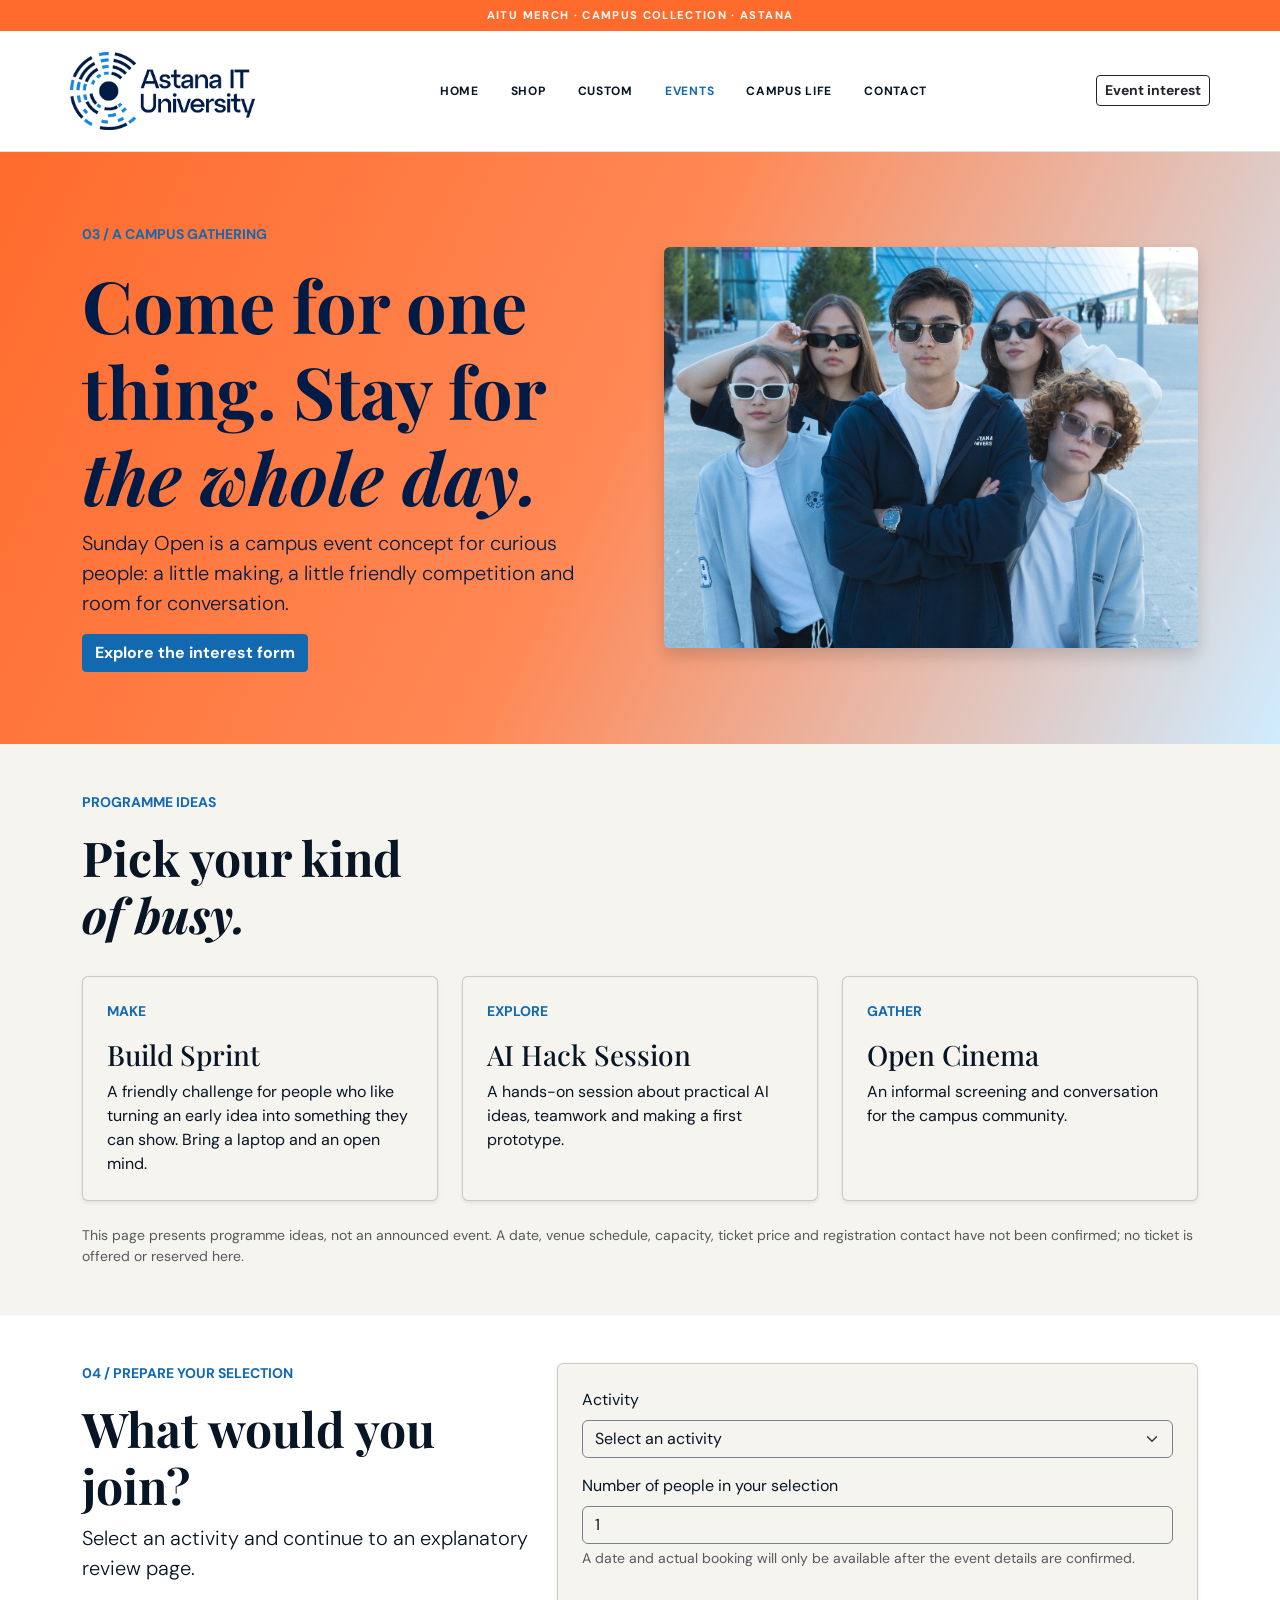
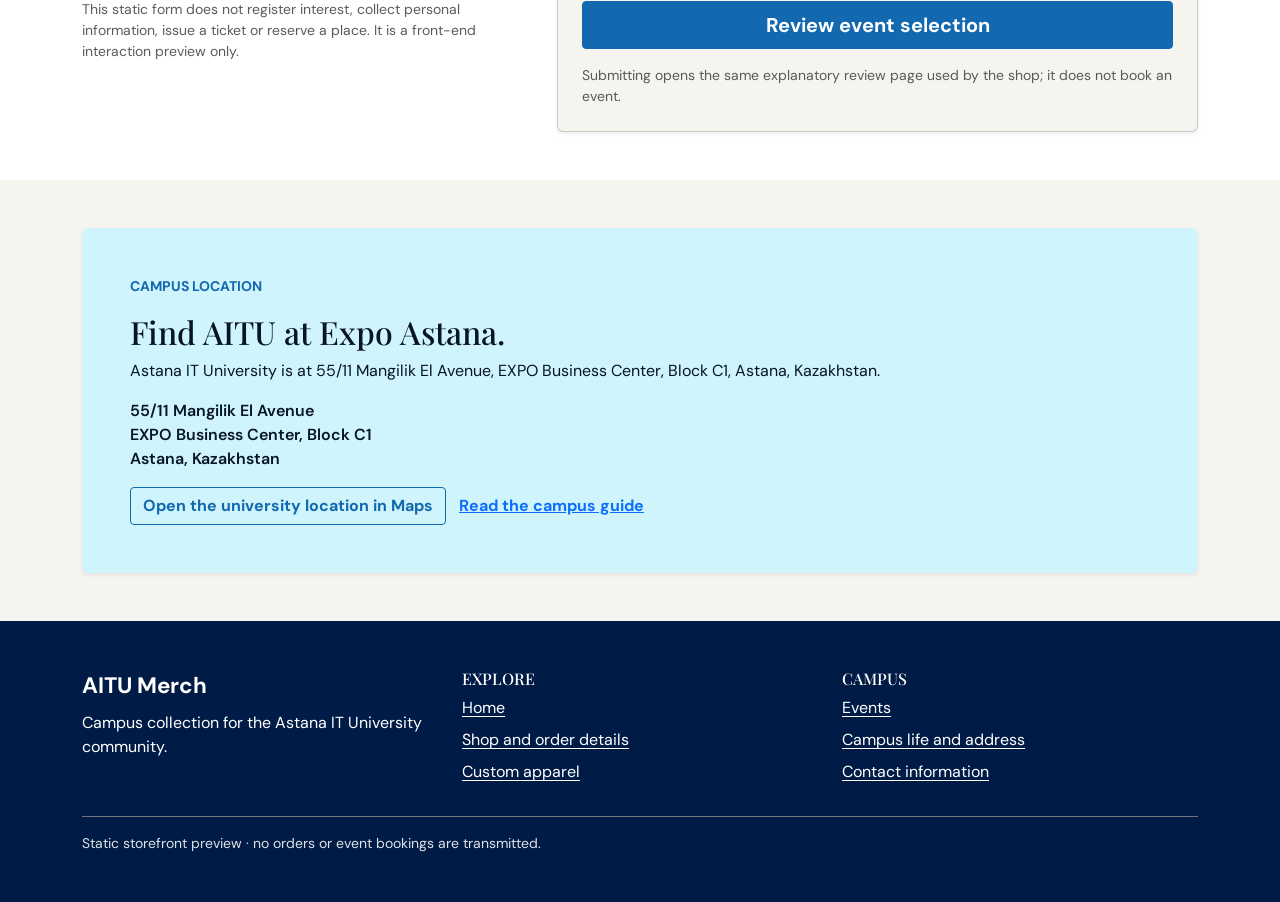
<file: sunday-open.html>
<!doctype html>
<html lang="en">
  <head>
    <meta charset="utf-8" />
    <meta name="viewport" content="width=device-width, initial-scale=1" />
    <meta name="theme-color" content="#001c46" />
    <meta name="description" content="Explore the AITU Sunday Open event concept and campus location." />
    <title>Events | AITU Merch</title>
    <link rel="icon" type="image/svg+xml" href="./store-favicon.svg" />
    <link href="https://cdn.jsdelivr.net/npm/bootstrap@5.3.3/dist/css/bootstrap.min.css" rel="stylesheet" integrity="sha384-QWTKZyjpPEjISv5WaRU9OFeRpok6YctnYmDr5pNlyT2bRjXh0JMhjY6hW+ALEwIH" crossorigin="anonymous" />
    <link rel="stylesheet" href="./assets/bootstrap-overrides.css" />
  </head>
  <body id="top">
    <div class="ticker" aria-label="AITU Merch campus collection"><p class="ticker-track mb-0">AITU MERCH · CAMPUS COLLECTION · ASTANA</p></div>
    <header class="site-header sticky-top bg-white border-bottom">
      <nav class="navbar container py-3" aria-label="Main navigation">
        <a class="navbar-brand" href="./index.html" aria-label="AITU Merch home"><img src="./assets/aitu_logo_110.png" alt="Astana IT University" width="185" height="45" /></a>
        <ul class="navbar-nav site-navigation flex-row flex-wrap justify-content-center gap-1 gap-lg-3" id="site-navigation">
          <li class="nav-item"><a class="nav-link" href="./index.html">Home</a></li>
          <li class="nav-item"><a class="nav-link" href="./shop.html">Shop</a></li>
          <li class="nav-item"><a class="nav-link" href="./index.html#custom">Custom</a></li>
          <li class="nav-item"><a class="nav-link" href="./sunday-open.html" aria-current="page">Events</a></li>
          <li class="nav-item"><a class="nav-link" href="./campus-life.html">Campus life</a></li>
          <li class="nav-item"><a class="nav-link" href="./campus-life.html#contact">Contact</a></li>
        </ul>
        <a class="btn btn-outline-dark btn-sm" href="#event-interest">Event interest</a>
      </nav>
    </header>
    <main>
      <section class="page-hero events-hero py-5">
        <div class="container"><div class="row align-items-center g-5 py-lg-4">
          <div class="col-12 col-lg-6"><p class="section-kicker text-uppercase small fw-bold">03 / A campus gathering</p><h1 class="display-2 fw-bold">Come for one thing. Stay for <em>the whole day.</em></h1><p class="lead">Sunday Open is a campus event concept for curious people: a little making, a little friendly competition and room for conversation.</p><a class="btn btn-primary" id="event-interest-link" href="#event-interest">Explore the interest form</a></div>
          <div class="col-12 col-lg-6"><div class="ratio ratio-4x3"><img class="object-fit-cover rounded shadow" src="./assets/DSC00204.jpg" alt="AITU community gathering" width="1600" height="1067" /></div></div>
        </div></div>
      </section>
      <section class="container py-5" aria-labelledby="programme-title">
        <p class="section-kicker text-uppercase small fw-bold">Programme ideas</p><h2 class="display-5 fw-bold" id="programme-title">Pick your kind<br /><em>of busy.</em></h2>
        <div class="row row-cols-1 row-cols-md-2 row-cols-lg-3 g-4 mt-2">
          <article class="col"><div class="card h-100 shadow-sm"><div class="card-body p-4"><p class="small text-primary fw-bold">MAKE</p><h3 class="h3">Build Sprint</h3><p class="card-text">A friendly challenge for people who like turning an early idea into something they can show. Bring a laptop and an open mind.</p></div></div></article>
          <article class="col"><div class="card h-100 shadow-sm"><div class="card-body p-4"><p class="small text-primary fw-bold">EXPLORE</p><h3 class="h3">AI Hack Session</h3><p class="card-text">A hands-on session about practical AI ideas, teamwork and making a first prototype.</p></div></div></article>
          <article class="col"><div class="card h-100 shadow-sm"><div class="card-body p-4"><p class="small text-primary fw-bold">GATHER</p><h3 class="h3">Open Cinema</h3><p class="card-text">An informal screening and conversation for the campus community.</p></div></div></article>
        </div>
        <p class="small text-body-secondary mt-4 mb-0">This page presents programme ideas, not an announced event. A date, venue schedule, capacity, ticket price and registration contact have not been confirmed; no ticket is offered or reserved here.</p>
      </section>
      <section class="event-interest-section py-5" id="event-interest" aria-labelledby="event-interest-title">
        <div class="container"><div class="row g-4 align-items-start">
          <div class="col-12 col-lg-5"><p class="section-kicker text-uppercase small fw-bold">04 / Prepare your selection</p><h2 class="display-5 fw-bold" id="event-interest-title">What would you join?</h2><p class="lead">Select an activity and continue to an explanatory review page.</p><p class="small text-body-secondary">This static form does not register interest, collect personal information, issue a ticket or reserve a place. It is a front-end interaction preview only.</p></div>
          <div class="col-12 col-lg-7"><div class="card shadow-sm"><div class="card-body p-4">
            <form id="event-interest-form" action="./request-review.html" method="get" aria-describedby="event-form-help event-form-result">
              <label class="form-label" for="event-choice">Activity</label>
              <select class="form-select" id="event-choice" name="activity" required>
                <option value="" selected disabled>Select an activity</option><option value="Build Sprint">Build Sprint</option><option value="AI Hack Session">AI Hack Session</option><option value="Open Cinema">Open Cinema</option>
              </select>
              <label class="form-label mt-3" for="event-attendance">Number of people in your selection</label>
              <input class="form-control" id="event-attendance" name="people" type="number" min="1" max="5" step="1" value="1" required />
              <p class="form-text" id="event-form-help">A date and actual booking will only be available after the event details are confirmed.</p>
              <div class="form-status is-hidden" id="event-form-result" aria-live="polite"></div>
              <button class="btn btn-primary btn-lg w-100 mt-3" id="event-review-submit" type="submit">Review event selection</button>
              <p class="small text-body-secondary mt-3 mb-0">Submitting opens the same explanatory review page used by the shop; it does not book an event.</p>
            </form>
          </div></div></div>
        </div></div>
      </section>
      <section class="container py-5" aria-labelledby="event-location-title">
        <div class="card bg-info-subtle border-0 shadow-sm"><div class="card-body p-4 p-lg-5"><p class="section-kicker text-uppercase small fw-bold">Campus location</p><h2 class="h2" id="event-location-title">Find AITU at Expo Astana.</h2><p>Astana IT University is at 55/11 Mangilik El Avenue, EXPO Business Center, Block C1, Astana, Kazakhstan.</p><address class="fw-semibold">55/11 Mangilik El Avenue<br />EXPO Business Center, Block C1<br />Astana, Kazakhstan</address><a class="btn btn-outline-primary" id="event-map-link" href="https://maps.google.com/?q=Astana+IT+University" target="_blank" rel="noopener noreferrer">Open the university location in Maps</a><a class="btn btn-link" href="./campus-life.html">Read the campus guide</a></div></div>
      </section>
    </main>
    <footer class="site-footer bg-dark text-white py-5">
      <div class="container"><div class="row row-cols-1 row-cols-sm-2 row-cols-lg-3 g-4">
        <div class="col"><a class="footer-brand" href="./index.html">AITU Merch</a><p class="mt-2 mb-0">Campus collection for the Astana IT University community.</p></div>
        <div class="col"><h2 class="h6 text-uppercase">Explore</h2><ul class="list-unstyled mb-0"><li class="mb-2"><a href="./index.html">Home</a></li><li class="mb-2"><a href="./shop.html">Shop and order details</a></li><li class="mb-2"><a href="./index.html#custom">Custom apparel</a></li></ul></div>
        <div class="col"><h2 class="h6 text-uppercase">Campus</h2><ul class="list-unstyled mb-0"><li class="mb-2"><a href="./sunday-open.html">Events</a></li><li class="mb-2"><a href="./campus-life.html">Campus life and address</a></li><li><a href="./campus-life.html#contact">Contact information</a></li></ul></div>
      </div><p class="footer-note border-top border-secondary pt-3 mt-4 mb-0">Static storefront preview · no orders or event bookings are transmitted.</p></div>
    </footer>
    <script src="https://code.jquery.com/jquery-3.7.1.min.js" defer></script>
    <script src="./assets/jquery-enhancements.js" defer></script>
  </body>
</html>
</file>
